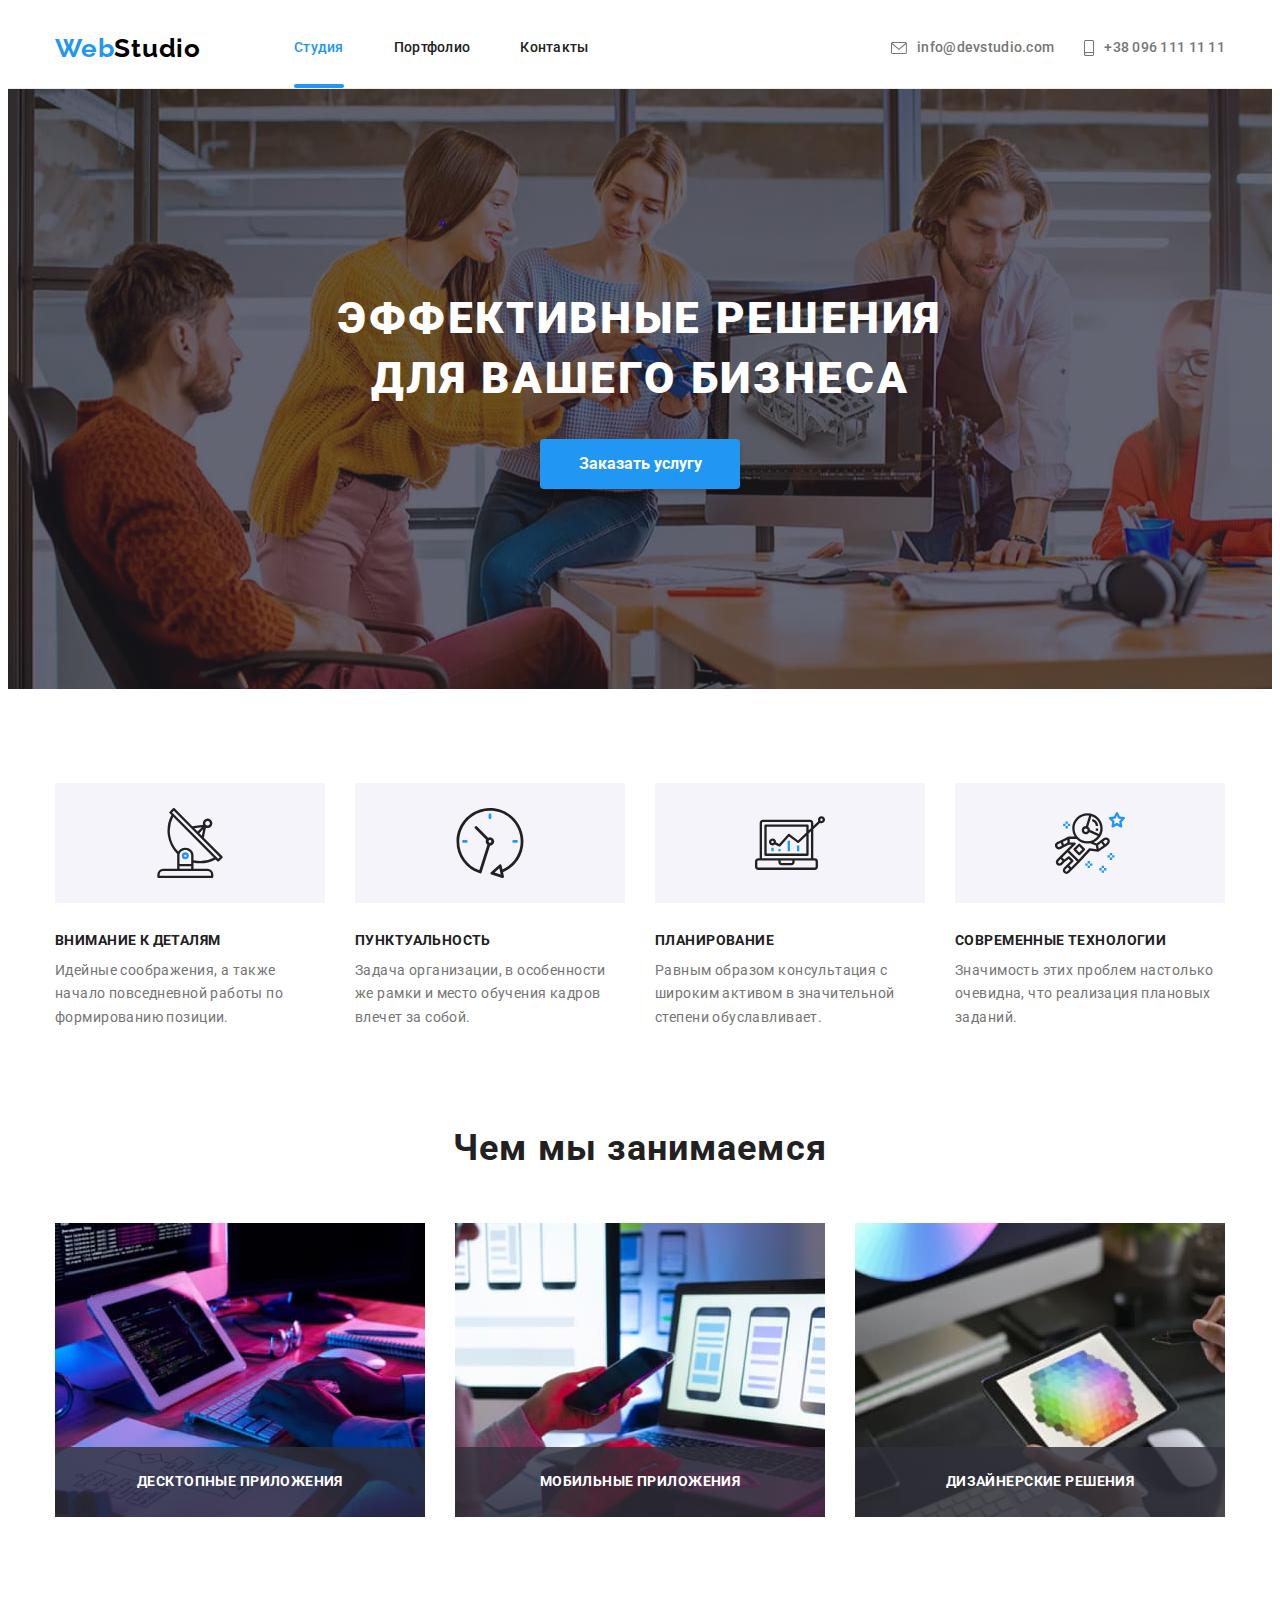
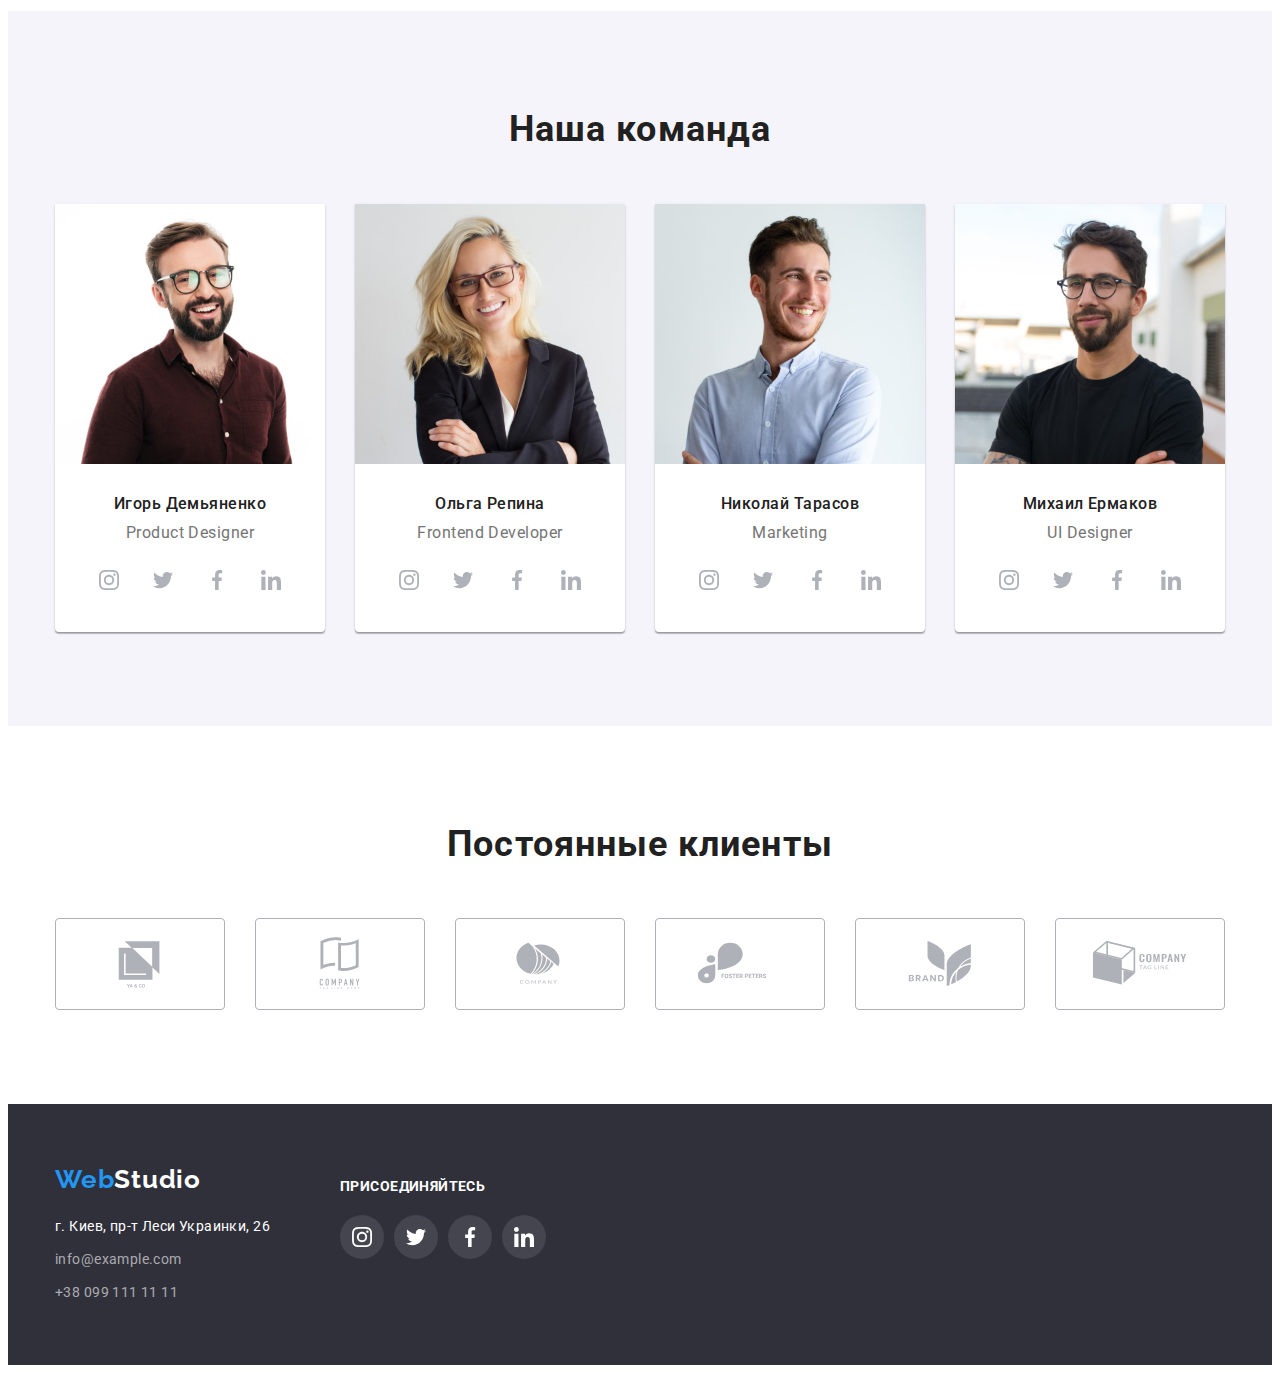
<file: index.html>
<!DOCTYPE html>
<html lang="ru">
<head>
  <meta charset="UTF-8">
  <meta http-equiv="X-UA-Compatible" content="IE=edge">
  <meta name="viewport" content="width=device-width, initial-scale=1.0">
  <title>WedStudio</title>
  <link rel="preconnect" href="https://fonts.googleapis.com">
  <link rel="preconnect" href="https://fonts.gstatic.com" crossorigin>
  <link href="https://fonts.googleapis.com/css2?family=Raleway:wght@700&family=Roboto:wght@400;500;700;900&display=swap"
    rel="stylesheet">
  <link rel="stylesheet" href="https://cdnjs.cloudflare.com/ajax/libs/modern-normalize/1.1.0/modern-normalize.min.css"
    integrity="sha512-wpPYUAdjBVSE4KJnH1VR1HeZfpl1ub8YT/NKx4PuQ5NmX2tKuGu6U/JRp5y+Y8XG2tV+wKQpNHVUX03MfMFn9Q=="
    crossorigin="anonymous" referrerpolicy="no-referrer" />
  <link rel="stylesheet" href="./css/styles.css">
</head>

<body>
  <header>
    <div class="container main-nav">
      <nav>
        <a href="index.html" class="logo header"><span class="accent">Web</span>Studio</a>

        <ul class="site-nav">
          <li class="item"><a class="current" href="index.html">Студия</a></li>
          <li class="item"><a href="portfolio.html">Портфолио</a></li>
          <li class="item"><a href="">Контакты</a></li>
        </ul>
      </nav>
      
      <ul class="contacts-header">
        <li class="item-contacts-header">
          <a class="contacts header" href="mailto:info@devstudio.com">
            <svg class="icon-contacts" width="16px" height="12px">
            <use href="./images/icons.svg#icon-envelope"></use>
          </svg>info@devstudio.com</a>
        </li>
        <li class="item-contacts-header">
          <a class="contacts header" href="tel:+380961111111">
            <svg class="icon-contacts" width="10px" height="16px">
              <use href="./images/icons.svg#icon-smartphone"></use>
            </svg>+38 096 111 11 11</a>
        </li>
      </ul>
    </div>
  </header>

  <main>
    <section class="container-hero section hero">
        <h1 class="hero-title">Эффективные решения для вашего бизнеса</h1>
        <button class="hero-button" type="button" data-modal-open>Заказать услугу</button>
    </section>

    <section class="section benefits">
      <div class="container benefits">
        <!-- Данный заголовок предполагается по смыслу в этой секции, но не должен отображаться на странице -->
        <h2 class="visually-hidden">Преимущества компании</h2>
        <ul class="benefits-items">
          <li class="item">
            <div class="icon-benefit">
              <svg width="70px" height="70px">
                <use href="./images/icons.svg#icon-antenna"></use>
              </svg>
            </div>
            <h3>Внимание к деталям</h3>
            <p>Идейные соображения, а также начало повседневной работы по формированию позиции.</p>
          </li>
          <li class="item">
            <div class="icon-benefit">
              <svg width="70px" height="70px">
                <use href="./images/icons.svg#icon-clock"></use>
              </svg>
            </div>
            <h3>Пунктуальность</h3>
            <p>Задача организации, в особенности же рамки и место обучения кадров влечет за собой.</p>
          </li>
          <li class="item">
            <div class="icon-benefit">
              <svg width="70px" height="70px">
                <use href="./images/icons.svg#icon-diagram"></use>
              </svg>
            </div>
            <h3>Планирование</h3>
            <p>Равным образом консультация с широким активом в значительной степени обуславливает.</p>
          </li>
          <li class="item">
            <div class="icon-benefit">
              <svg width="70px" height="70px">
                <use href="./images/icons.svg#icon-astronaut"></use>
              </svg>
            </div>
            <h3>Современные технологии</h3>
            <p>Значимость этих проблем настолько очевидна, что реализация плановых заданий.</p>
          </li>
        </ul>
      </div>
    </section>

    <section class="section services">
      <div class="container">
        <h2 class="services-title">Чем мы занимаемся</h2>
        <ul class="services-items">
          <li><div class="img-services-items">
              <img src="./images/box1.jpg" alt="box 1" width="370">
              <h3>Десктопные приложения</h3>
              </div>
          </li>
          <li><div class="img-services-items">
              <img src="./images/box2.jpg" alt="box 2" width="370">            
              <h3>Мобильные приложения</h3>
              </div>
          </li>
          <li><div class="img-services-items">
              <img src="./images/box3.jpg" alt="box 3" width="370">
              <h3>Дизайнерские решения</h3>
              </div>
          </li>
        </ul>
      </div>
    </section>

    <section class="section team">
      <div class="container team">
        <h2 class="team-title">Наша команда</h2>
        <ul class="team-items">
          <li class="team-item">
            <img src="./images/img-1-2.jpg" alt="Игорь Демьяненко" width="270">
            <h3>Игорь Демьяненко</h3>
            <p lang="en">Product Designer</p>
            <div>
              <ul class="social-networks">
                <li>
                  <a href="" class="item-social-networks">
                      <svg class="icon-instagram" width="20px" height="20px">
                        <use href="./images/icons.svg#icon-instagram"></use>
                      </svg>
                  </a>
                </li>
                <li>
                  <a href="" class="item-social-networks">
                    <svg class="icon-twitter" width="20px" height="20px">
                      <use href="./images/icons.svg#icon-twitter"></use>
                    </svg>
                  </a>
                </li>
                <li>
                  <a href="" class="item-social-networks">
                    <svg class="icon-facebook" width="20px" height="20px">
                      <use href="./images/icons.svg#icon-facebook"></use>
                    </svg>
                  </a>
                </li>
                <li>
                  <a href="" class="item-social-networks">
                    <svg class="icon-linkedin" width="20px" height="20px">
                      <use href="./images/icons.svg#icon-linkedin"></use>
                    </svg>
                  </a>
                </li>
              </ul>
            </div>
          </li>
          <li class="team-item">
            <img src="./images/img-2-2.jpg" alt="Ольга Репина" width="270">
            <h3>Ольга Репина</h3>
            <p lang="en">Frontend Developer</p>
            <div>
              <ul class="social-networks">
                <li>
                  <a href="" class="item-social-networks">
                    <svg class="icon-instagram" width="20px" height="20px">
                      <use href="./images/icons.svg#icon-instagram"></use>
                    </svg>
                  </a>
                </li>
                <li>
                  <a href="" class="item-social-networks">
                    <svg class="icon-twitter" width="20px" height="20px">
                      <use href="./images/icons.svg#icon-twitter"></use>
                    </svg>
                  </a>
                </li>
                <li>
                  <a href="" class="item-social-networks">
                    <svg class="icon-facebook" width="20px" height="20px">
                      <use href="./images/icons.svg#icon-facebook"></use>
                    </svg>
                  </a>
                </li>
                <li>
                  <a href="" class="item-social-networks">
                    <svg class="icon-linkedin" width="20px" height="20px">
                      <use href="./images/icons.svg#icon-linkedin"></use>
                    </svg>
                  </a>
                </li>
              </ul>
            </div>
          </li>
          <li class="team-item">
            <img src="./images/img-3-2.jpg" alt="Николай Тарасов" width="270">
            <h3>Николай Тарасов</h3>
            <p lang="en">Marketing</p>
            <div>
              <ul class="social-networks">
                <li>
                  <a href="" class="item-social-networks">
                    <svg class="icon-instagram" width="20px" height="20px">
                      <use href="./images/icons.svg#icon-instagram"></use>
                    </svg>
                  </a>
                </li>
                <li>
                  <a href="" class="item-social-networks">
                    <svg class="icon-twitter" width="20px" height="20px">
                      <use href="./images/icons.svg#icon-twitter"></use>
                    </svg>
                  </a>
                </li>
                <li>
                  <a href="" class="item-social-networks">
                    <svg class="icon-facebook" width="20px" height="20px">
                      <use href="./images/icons.svg#icon-facebook"></use>
                    </svg>
                  </a>
                </li>
                <li>
                  <a href="" class="item-social-networks">
                    <svg class="icon-linkedin" width="20px" height="20px">
                      <use href="./images/icons.svg#icon-linkedin"></use>
                    </svg>
                  </a>
                </li>
              </ul>
            </div>

          </li>
          <li class="team-item">
            <img src="./images/img-4-2.jpg" alt="Михаил Ермаков" width="270">
            <h3>Михаил Ермаков</h3>
            <p lang="en">UI Designer</p>
            <div>
              <ul class="social-networks">
                <li>
                  <a href="" class="item-social-networks">
                    <svg class="icon-instagram" width="20px" height="20px">
                      <use href="./images/icons.svg#icon-instagram"></use>
                    </svg>
                  </a>
                </li>
                <li>
                  <a href="" class="item-social-networks">
                    <svg class="icon-twitter" width="20px" height="20px">
                      <use href="./images/icons.svg#icon-twitter"></use>
                    </svg>
                  </a>
                </li>
                <li>
                  <a href="" class="item-social-networks">
                    <svg class="icon-facebook" width="20px" height="20px">
                      <use href="./images/icons.svg#icon-facebook"></use>
                    </svg>
                  </a>
                </li>
                <li>
                  <a href="" class="item-social-networks">
                    <svg class="icon-linkedin" width="20px" height="20px">
                      <use href="./images/icons.svg#icon-linkedin"></use>
                    </svg>
                  </a>
                </li>
              </ul>
            </div>
          </li>
        </ul>
      </div>
    </section>

    <section class="section clients">
      <div class="container container-clients">
        <h2 class="clients-title">Постоянные клиенты</h2>
        <div>
          <ul class="clients-examples">
            <li class="link-site">
              <a href="" class="clients-site">
                <svg class="icon-logo" width="106px" height="60px">
                  <use href="./images/icons.svg#icon-Logo1"></use>
                </svg>
              </a>
            </li>
            <li>
              <a href="" class="clients-site">
                <svg class="icon-logo" width="106px" height="60px">
                  <use href="./images/icons.svg#icon-Logo2"></use>
                </svg>
              </a>
            </li>
            <li>
              <a href="" class="clients-site">
                <svg class="icon-logo" width="106px" height="60px">
                  <use href="./images/icons.svg#icon-Logo3"></use>
                </svg>
              </a>
            </li>
            <li>
              <a href="" class="clients-site">
                <svg class="icon-logo" width="106px" height="60px">
                  <use href="./images/icons.svg#icon-Logo4"></use>
                </svg>
              </a>
            </li>
            <li>
              <a href="" class="clients-site">
                <svg class="icon-logo" width="106px" height="60px">
                  <use href="./images/icons.svg#icon-Logo5"></use>
                </svg>
              </a>
            </li>
            <li>
              <a href="" class="clients-site">
                <svg class="icon-logo" width="106px" height="60px">
                  <use href="./images/icons.svg#icon-Logo6"></use>
                </svg>
              </a>
            </li>
          </ul>
        </div>
      </div>
    </section>
  </main>

<footer>
  <div class="container container-footer">
    <div class="first-column-footer">
      <a href="index.html" class="logo footer"><span class="accent">Web</span>Studio</a>
      <address>
        <ul class="adress">
          <li class="item"><a class="physical-adress" href="https://goo.gl/maps/ggvvfQNQPUt9Vm6N6" target="_blank"
              rel="noopener noreferrer">г. Киев, пр-т Леси Украинки, 26</a></li>
          <li class="item"><a class="contacts footer" href="mailto:info@example.com">info@example.com</a></li>
          <li class="item"><a class="contacts footer" href="tel:+380991111111">+38 099 111 11 11</a></li>
        </ul>
      </address>
    </div>

    <div class="second-column-footer">
      <h3 class="title-second-column-footer">Присоединяйтесь</h3>
      <ul class="social-networks-footer">
        <li>
          <a href="" class="item-social-networks-footer">
            <svg class="icon-instagram" width="20px" height="20px">
              <use href="./images/icons.svg#icon-instagram"></use>
            </svg>
          </a>
        </li>
        <li>
          <a href="" class="item-social-networks-footer">
            <svg class="icon-twitter" width="20px" height="20px">
              <use href="./images/icons.svg#icon-twitter"></use>
            </svg>
          </a>
        </li>
        <li>
          <a href="" class="item-social-networks-footer">
            <svg class="icon-facebook" width="20px" height="20px">
              <use href="./images/icons.svg#icon-facebook"></use>
            </svg>
          </a>
        </li>
        <li>
          <a href="" class="item-social-networks-footer">
            <svg class="icon-linkedin" width="20px" height="20px">
              <use href="./images/icons.svg#icon-linkedin"></use>
            </svg>
          </a>
        </li>
      </ul>
    </div>
  </div>
</footer>

<div class="backdrop is-hidden" data-modal>
    <div class="modal">
        <button type="button" class="button-close" data-modal-close>
            <svg class="icon-close-black" width="18px" height="18px">
                <use href="./images/icons.svg#icon-close-black"></use>
            </svg>
        </button>
    </div>
</div>
<script src="./js/modal.js"></script>
</body>
</html>
</file>
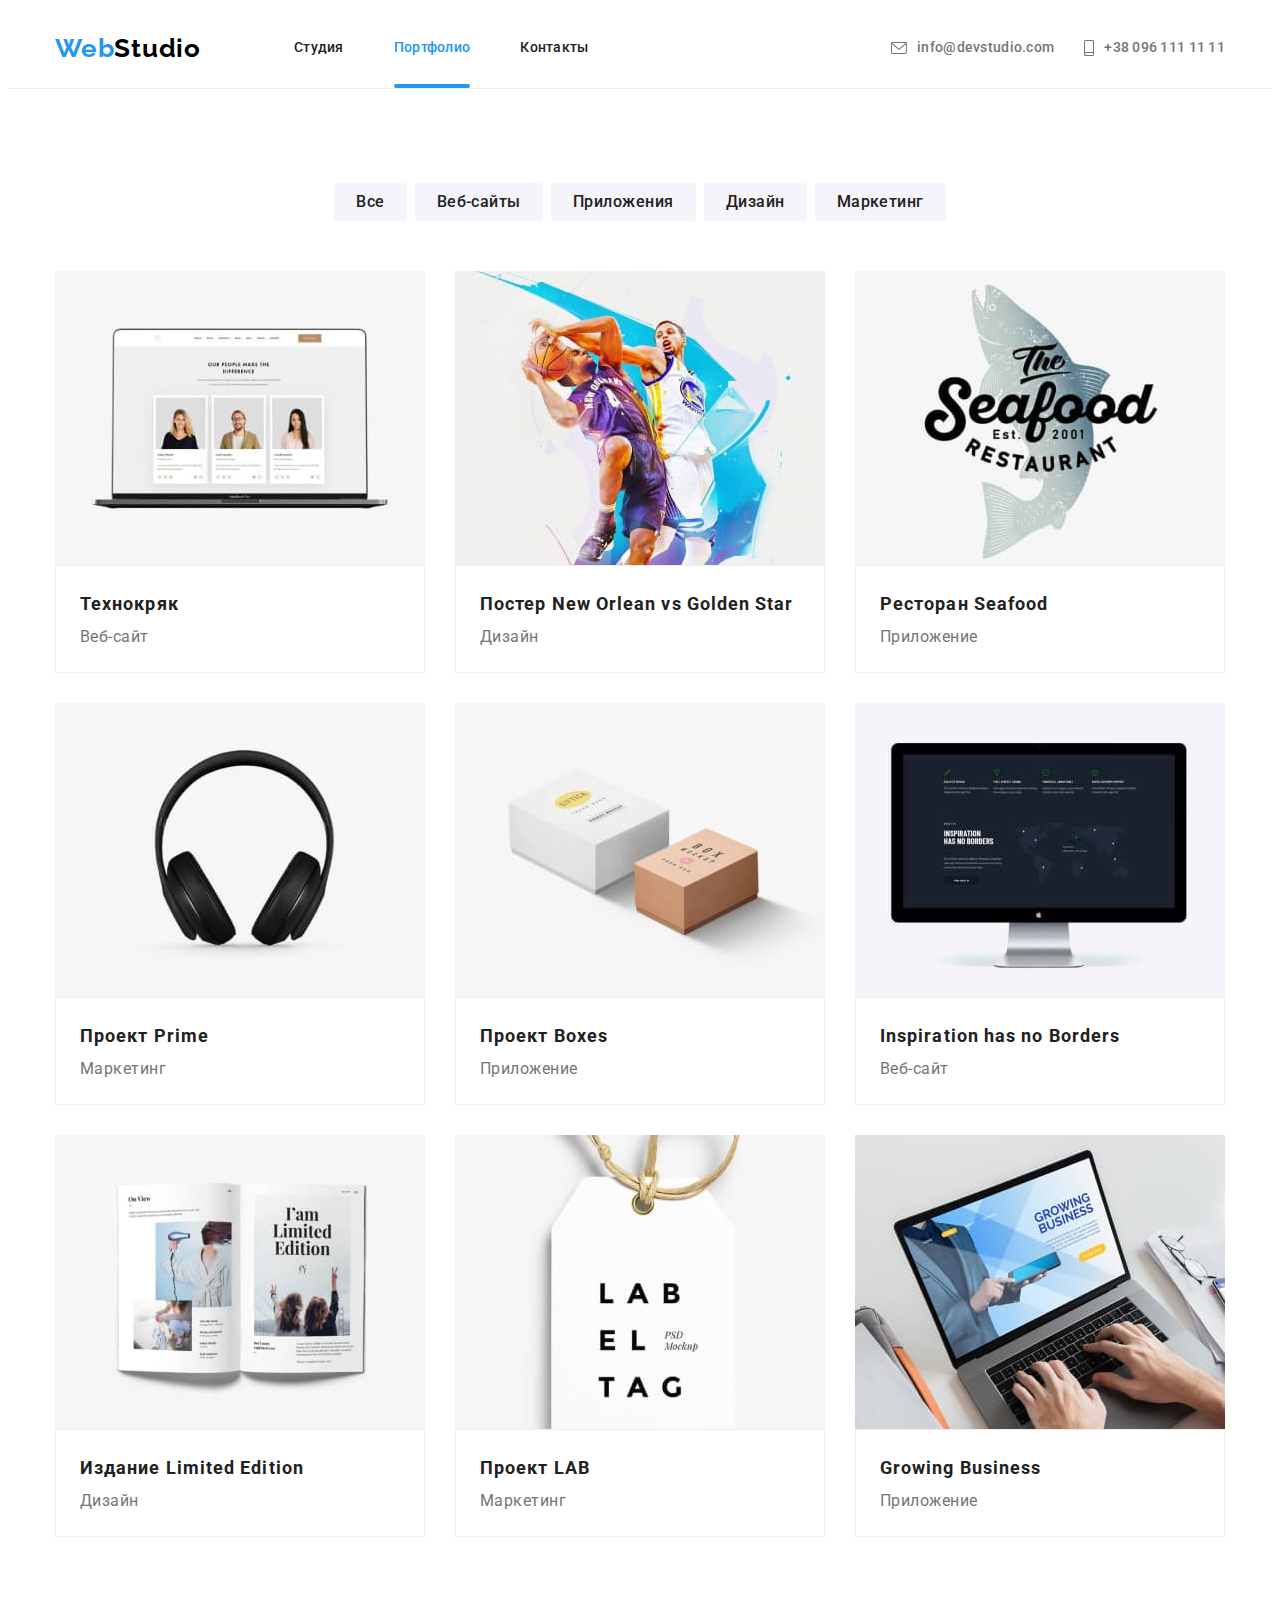
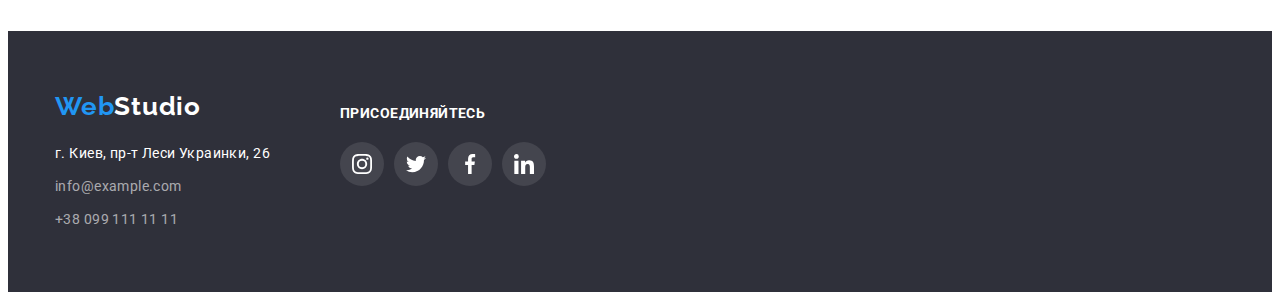
<file: portfolio.html>
<!DOCTYPE html>
<html lang="ru">
<head>
    <meta charset="UTF-8">
    <meta http-equiv="X-UA-Compatible" content="IE=edge">
    <meta name="viewport" content="width=device-width, initial-scale=1.0">
    <title>Portfolio_WedStudio</title>
    <link rel="preconnect" href="https://fonts.googleapis.com">
    <link rel="preconnect" href="https://fonts.gstatic.com" crossorigin>
    <link href="https://fonts.googleapis.com/css2?family=Raleway:wght@700&family=Roboto:wght@400;500;700;900&display=swap"
        rel="stylesheet">
    <link rel="stylesheet" href="https://cdnjs.cloudflare.com/ajax/libs/modern-normalize/1.1.0/modern-normalize.min.css"
        integrity="sha512-wpPYUAdjBVSE4KJnH1VR1HeZfpl1ub8YT/NKx4PuQ5NmX2tKuGu6U/JRp5y+Y8XG2tV+wKQpNHVUX03MfMFn9Q=="
        crossorigin="anonymous" referrerpolicy="no-referrer" />
    <link rel="stylesheet" href="./css/styles.css">
</head>

<body>

<header>
    <div class="container main-nav">
        <nav>
            <a href="index.html" class="logo header"><span class="accent">Web</span>Studio</a>

            <ul class="site-nav">
                <li class="item"><a href="index.html">Студия</a></li>
                <li class="item"><a class="current" href="portfolio.html">Портфолио</a></li>
                <li class="item"><a href="">Контакты</a></li>
            </ul>
        </nav>

        <ul class="contacts-header">
            <li class="item-contacts-header">
                <a class="contacts header" href="mailto:info@devstudio.com">
                    <svg class="icon-contacts" width="16px" height="12px">
                        <use href="./images/icons.svg#icon-envelope"></use>
                    </svg>info@devstudio.com</a>
            </li>
            <li class="item-contacts-header">
                <a class="contacts header" href="tel:+380961111111">
                    <svg class="icon-contacts" width="10px" height="16px">
                        <use href="./images/icons.svg#icon-smartphone"></use>
                    </svg>+38 096 111 11 11</a>
            </li>
        </ul>
    </div>
</header>

<main>
    <section class="section portfolio">
        <div class="container container-portfolio">
            <!-- Предполагаемый заголовок секции-->
            <h1 class="visually-hidden">Наши работы</h1>
            <ul class="work-types">
                <li><button class="button">Все</button></li>
                <li><button class="button">Веб-сайты</button></li>
                <li><button class="button">Приложения</button></li>
                <li><button class="button">Дизайн</button></li>
                <li><button class="button">Маркетинг</button></li>
            </ul>
        
            <ul class="work-examples">
                <li class="item">
                    <a href="">
                    <div class="card-wrap">
                        <img src="./images/img-5-2.jpg" alt="Пример созданного веб-сайта на мониторе ноутбука" width="370">
                        <div class="overlay">
                            <p>Ресурс предлагает комплексные предложения с разным уровнем функционала и сервисов. Все это позволит посетителю
                                получить исчерпывающие сведения <br> о компании или частном лице.</p>
                        </div>
                    </div>
                        <div class="caption">
                            <h2>Технокряк</h2>
                            <p>Веб-сайт</p>
                        </div>
                    </a>
                </li>
                <li class="item">
                    <a href="">
                    <div class="card-wrap">
                        <img src="./images/img-6-2.jpg" alt="Момент баскетбольной игры" width="370">
                        <div class="overlay">
                        <p>Ресурс предлагает комплексные предложения с разным уровнем функционала и сервисов. Все это позволит посетителю
                            получить исчерпывающие сведения <br> о компании или частном лице.</p>
                        </div>
                    </div>
                        <div class="caption">
                            <h2>Постер New Orlean vs Golden Star</h2>
                            <p>Дизайн</p>
                        </div>
                    </a>
                </li>
                <li class="item">
                    <a href="">
                    <div class="card-wrap">
                        <img src="./images/img-7-2.jpg" alt="Эмблема рыбного ресторана" width="370">
                        <div class="overlay">
                            <p>Ресурс предлагает комплексные предложения с разным уровнем функционала и сервисов. Все это позволит посетителю
                                получить исчерпывающие сведения <br> о компании или частном лице.</p>
                        </div>
                    </div>
                        <div class="caption">
                            <h2>Ресторан Seafood</h2>
                            <p>Приложение</p>
                        </div>
                    </a>
                </li>
                <li class="item">
                    <a href="">
                    <div class="card-wrap">
                        <img src="./images/img-8-2.jpg" alt="Наушники" width="370">
                        <div class="overlay">
                            <p>Ресурс предлагает комплексные предложения с разным уровнем функционала и сервисов. Все это позволит посетителю
                                получить исчерпывающие сведения <br> о компании или частном лице.</p>
                        </div>
                    </div>
                        <div class="caption">
                            <h2>Проект Prime</h2>
                            <p>Маркетинг</p>
                        </div>
                    </a>
                </li>
                <li class="item">
                    <a href="">
                    <div class="card-wrap">
                        <img src="./images/img-9-2.jpg" alt="Коробки" width="370">
                        <div class="overlay">
                            <p>Ресурс предлагает комплексные предложения с разным уровнем функционала и сервисов. Все это позволит посетителю
                                получить исчерпывающие сведения <br> о компании или частном лице.</p>
                        </div>
                    </div>
                        <div class="caption">
                            <h2>Проект Boxes</h2>
                            <p>Приложение</p>
                        </div>
                    </a>
                </li>
                <li class="item">
                    <a href="">
                    <div class="card-wrap">
                        <img src="./images/img-10-2.jpg" alt="Пример созданного веб-сайта на мониторе компьютера" width="370">
                        <div class="overlay">
                            <p>Ресурс предлагает комплексные предложения с разным уровнем функционала и сервисов. Все это позволит посетителю
                                получить исчерпывающие сведения <br> о компании или частном лице.</p>
                        </div>
                    </div>
                        <div class="caption">
                            <h2>Inspiration has no Borders</h2>
                            <p>Веб-сайт</p>
                        </div>
                    </a>
                </li>
                <li class="item">
                    <a href="">
                    <div class="card-wrap">
                        <img src="./images/img-11-2.jpg" alt="Открытый журнал" width="370">
                        <div class="overlay">
                            <p>Ресурс предлагает комплексные предложения с разным уровнем функционала и сервисов. Все это позволит посетителю
                                получить исчерпывающие сведения <br> о компании или частном лице.</p>
                        </div>
                    </div>
                        <div class="caption">
                            <h2>Издание Limited Edition</h2>
                            <p>Дизайн</p>
                        </div>
                    </a>
                </li>
                <li class="item">
                    <a href="">
                    <div class="card-wrap">
                        <img src="./images/img-12-2.jpg" alt="Бирка с логотипом компании" width="370">
                        <div class="overlay">
                            <p>Ресурс предлагает комплексные предложения с разным уровнем функционала и сервисов. Все это позволит посетителю
                                получить исчерпывающие сведения <br> о компании или частном лице.</p>
                        </div>
                    </div>
                        <div class="caption">
                            <h2>Проект LAB</h2>
                            <p>Маркетинг</p>
                        </div>
                    </a>
                </li>
                <li class="item">
                    <a href="">
                    <div class="card-wrap">
                        <img src="./images/img-13-2.jpg" alt="Пример созданного приложения на ноутбуке" width="370">
                        <div class="overlay">
                            <p>Ресурс предлагает комплексные предложения с разным уровнем функционала и сервисов. Все это позволит посетителю
                                получить исчерпывающие сведения <br> о компании или частном лице.</p>
                        </div>
                    </div>
                        <div class="caption">
                            <h2>Growing Business</h2>
                            <p>Приложение</p>
                        </div>
                    </a>
                </li>
            </ul>
        </div>
    </section>
        
</main>

<footer>
    <div class="container container-footer">
        <div class="first-column-footer">
        <a href="index.html" class="logo footer"><span class="accent">Web</span>Studio</a>
        <address>
            <ul class="adress">
                <li class="item"><a class="physical-adress" href="https://goo.gl/maps/ggvvfQNQPUt9Vm6N6" target="_blank"
                        rel="noopener noreferrer">г. Киев, пр-т Леси Украинки, 26</a></li>
                <li class="item"><a class="contacts footer" href="mailto:info@example.com">info@example.com</a></li>
                <li class="item"><a class="contacts footer" href="tel:+380991111111">+38 099 111 11 11</a></li>
            </ul>
        </address>
        </div>
    
        <div class="second-column-footer">
            <h3 class="title-second-column-footer">Присоединяйтесь</h3>
            <ul class="social-networks-footer">
                <li>
                    <a href="" class="item-social-networks-footer">
                        <svg class="icon-instagram" width="20px" height="20px">
                            <use href="./images/icons.svg#icon-instagram"></use>
                        </svg>
                    </a>
                </li>
                <li>
                    <a href="" class="item-social-networks-footer">
                        <svg class="icon-twitter" width="20px" height="20px">
                            <use href="./images/icons.svg#icon-twitter"></use>
                        </svg>
                    </a>
                </li>
                <li>
                    <a href="" class="item-social-networks-footer">
                        <svg class="icon-facebook" width="20px" height="20px">
                            <use href="./images/icons.svg#icon-facebook"></use>
                        </svg>
                    </a>
                </li>
                <li>
                    <a href="" class="item-social-networks-footer">
                        <svg class="icon-linkedin" width="20px" height="20px">
                            <use href="./images/icons.svg#icon-linkedin"></use>
                        </svg>
                    </a>
                </li>
            </ul>
        </div>
    </div>
</footer>

</body>
</html>
</file>
<file: css/styles.css>
/* Правила, применимые ко всему body  */
html {
    box-sizing: border-box;
}

*,
*::before,
*::after {
    box-sizing: inherit;
}

h1, h2, h3, h4, h5, h6, p {
    margin: 0;
}

ul {
    margin: 0;
    padding-left: 0;
    list-style-type: none;
}

.visually-hidden {
    position: absolute;
    white-space: nowrap;
    width: 1px;
    height: 1px;
    overflow: hidden;
    border: 0;
    padding: 0;
    clip: rect(0 0 0 0);
    clip-path: inset(50%);
    margin: -1px;
}

img {
    display: block;
    max-width: 100%;
    height: auto;
}

:root {
    --primary-text-color: #757575;
    --title-text-color: #212121;
    --secondary-text-color: #FFFFFF;
    --accent-color: #2196F3;
    --secondary-background-color: #2F303A;
    --color-logo-black: #000000;
    --color-contacts: #757575;
    --button-background-color: #F5F4FA;
    --color-border-bottom-header: #ECECEC;
    --color-of-svg: #AFB1B8;
}

body {
    font-family: Roboto, sans-serif;
    font-style: normal;
    font-weight: 400;
    font-size: 14px;
    line-height: 1.71;
    letter-spacing: 0.03em;

    color: var(--primary-text-color);
    background-color: var(--secondary-text-color);
}

h2 {
    font-weight: 700;
    font-size: 36px;
    line-height: 1.35;
    text-align: center;
    letter-spacing: 0.03em;

    color: var(--title-text-color);
}

button {
    font-family: inherit;
    cursor: pointer;
}

a {
    text-decoration: none;
}

.container {
    width: 1200px;
    margin: 0 auto;
    padding-left: 15px;
    padding-right: 15px;
    /*outline: 2px solid red;*/
}

.section {
    padding-top: 94px;
    padding-bottom: 94px;
}

/* Стилизация header  */
header {
    background-color: var(--secondary-text-colour);
    border-bottom: 1px solid var(--color-border-bottom-header);
}

nav {
    display: flex;
    align-items: center;
}

.main-nav {
    display: flex;
    align-items: center;
    padding-left: 15px;
    padding-right: 15px;
}

.logo {
    font-family: Raleway, sans-serif;
    font-weight: 700;
    font-size: 26px;
    line-height: 1.19;
    letter-spacing: 0.03em;

    color: var(--color-logo-black);
}

.logo.header {
    display: block;
}

.accent {
    color: var(--accent-color);
}

.site-nav {
    display: flex;
    margin-left: 93px;
}

.site-nav .item:not(:last-child) {
    margin-right: 50px;
}

.site-nav a {
    font-weight: 500;
    font-size: 14px;
    line-height: 1.14;
    letter-spacing: 0.02em;

    color: var(--title-text-color);

    transition: color 250ms cubic-bezier(0.4, 0, 0.2, 1);
}

.contacts-header {
    display: flex;
    margin-left: auto;
    align-items: center;
}

.contacts a {
    font-weight: 500;
    font-size: 14px;
    line-height: 1.14;
    letter-spacing: 0.02em;

    color: var(--color-contacts);
}

a.contacts.header {
    font-weight: 500;
    font-size: 14px;
    line-height: 1.14;
    letter-spacing: 0.02em;

    color: var(--primary-text-color);
    background-color: var(--secondary-text-color);

    transition: color 250ms cubic-bezier(0.4, 0, 0.2, 1);
}

.site-nav a:hover,
.site-nav a:focus,
a.contacts.header:hover,
a.contacts.header:focus,
a.current {
    color: var(--accent-color);
}

.site-nav .item {
    position: relative;

    padding-top: 28px;
    padding-bottom: 28px;
}

a.current::after {
    content: "";
    position: absolute;
    bottom: 0;
    left: 0;
    display: block;
    width: 100%;
    height: 4px;
        
    background: #2196F3;
    border-radius: 2px;
}

.contacts.header {
    display: flex; 
    align-items: center;  
}

.item-contacts-header:not(:last-child) {
    margin-right: 30px;
}

.icon-contacts {
    margin-right: 10px;
    fill: currentColor;
}


/* Стилизация footer  */
footer {
    background-color: var(--secondary-background-color);
    padding-top: 60px;
    padding-bottom: 60px;
}

.container-footer {
    display: flex;
}

.logo.footer {
    color: var(--secondary-text-color);
   
    display: block;
    margin-bottom: 20px;
}

.physical-adress {
    font-style: none;
    font-style: normal;

    color: var(--secondary-text-color);
}

a.contacts.footer {
    font-weight: 400;
    font-size: 14px;
    line-height: 1.71;
    letter-spacing: 0.03em;
    font-style: normal;

    color: rgba(255, 255, 255, 0.6);

    transition: color 250ms cubic-bezier(0.4, 0, 0.2, 1);
}
 
.adress .item:not(:last-child) {
    margin-bottom: 9px;
}


a.contacts.footer:hover,
a.contacts.footer:focus {
    color: var(--accent-color);
}

.title-second-column-footer {
    color: var(--secondary-text-color);
    font-weight: 700;
    font-size: 14px;
    line-height: 1.14;
    letter-spacing: 0.03em;
    text-transform: uppercase;
    margin-top: 15px;
}

.second-column-footer {
    width: 206px;
    height: 44px;
    margin-left: 70px;
}

.social-networks-footer {
    display: flex;
    justify-content: space-between;
    margin-top: 20px;
}

.item-social-networks-footer {
    display: flex;
    justify-content: center;
    align-items: center;
    width: 44px;
    height: 44px;
    
    background-color: rgba(255, 255, 255, 0.1);
    fill: var(--secondary-text-color);
    border-radius: 50%;

    transition: background-color 250ms cubic-bezier(0.4, 0, 0.2, 1);
}

.item-social-networks-footer:hover,
.item-social-networks-footer:focus {
    background-color: var(--accent-color);
    fill: var(--secondary-text-color);
    border-radius: 50%;
}

/* Стилизация main главной страницы */

/* Стилизация секции hero */
.hero {
    text-align: center;
    letter-spacing: 0.06em;

    padding-top: 200px;
    padding-bottom: 200px;

    background-color: var(--secondary-background-color);
    background-image: linear-gradient(to right, rgba(47, 48, 58, 0.4), rgba(47, 48, 58, 0.4)),
                      url("../images/background.jpg");                     
}

.container-hero {
    max-width: 1600px;
    margin-left: auto;
    margin-right: auto;
}

.hero-title {
    font-weight: 900;
    font-size: 44px;
    line-height: 1.36;
    text-transform: uppercase;

    margin: 0 auto 30px;
    text-align: center;
    letter-spacing: 0.06em;
    max-width: 696px;

    color: var(--secondary-text-color);
}

.hero-button {
    font-weight: 700;
    font-size: 16px;
    line-height: 1.88;
    display: inline-block;
    align-items: center;
    margin: 0 auto; 
    min-width: 200px;
    min-height: 50px;
    border-radius: 4px;
    border: transparent;
    
    color: var(--secondary-text-color);
    background-color: var(--accent-color);

    box-shadow: 0px 4px 4px rgba(0, 0, 0, 0.15);
}

/* Модальное окно */
.backdrop {
    position: fixed;
    top: 0;
    left: 0;
    width: 100%;
    height: 100%;
    background-color:rgba(0, 0, 0, 0.2);

    opacity: 1;
    transition: opacity 250ms cubic-bezier(0.4, 0, 0.2, 1), 
                visibility 250ms cubic-bezier(0.4, 0, 0.2, 1);
}

.is-hidden {
    opacity: 0;
    pointer-events: none;
    visibility: hidden;
}

.modal {
    position: absolute;
    position: relative;
    top: 50%;
    left: 50%;
    
    transform: translate(-50%, -50%);

    width: 528px;
    min-height: 581px;

    background-color: var(--secondary-text-color);
    box-shadow: 0px 1px 3px rgba(0, 0, 0, 0.12), 0px 1px 1px rgba(0, 0, 0, 0.14), 0px 2px 1px rgba(0, 0, 0, 0.2);
    border-radius: 4px;
}

.button-close {
    position: absolute;
    top: 14px;
    right: 14px;

    display: flex;
    justify-content: center;
    align-items: center;

    width: 30px;
    height: 30px;
    background-color: transparent;
    border: 1px solid rgba(0, 0, 0, 0.1);
    border-radius: 50%;
}

.icon-close-black {
    fill: var(--color-logo-black);
}

/* Стилизация секции benefits */
.benefits-items {
    display: flex;   
}

.benefits-items .item:not(:last-child) {
    margin-right: 30px;
}

.benefits-items .item {
    max-width: 270px;
}

.benefits h3 {
    font-weight: 700;
    font-size: 14px;
    line-height: 1.14;
    letter-spacing: 0.03em;
    text-transform: uppercase;
    margin-bottom: 10px;
    
    color: var(--title-text-color);
}

.benefits p {
    font-size: 14px;
    line-height: 1.71;
    letter-spacing: 0.03em;
}

.icon-benefit {
    width: 270px;
    height: 120px;

    display: flex;
    justify-content: center;
    align-items: center;

    background-color:var(--button-background-color);
    margin-bottom: 30px;
}

/* Стилизация секции services */
.section.services {
    padding-top: 0;
}

.services-items {
    display: flex;
    justify-content: space-between;
}

.services-title {
    margin-bottom: 50px;
}

.services-items h3 {
    font-weight: 700;
    font-size: 14px;
    line-height: 1.14;
    text-align: center;
    letter-spacing: 0.03em;
    text-transform: uppercase;
    
    color: var(--secondary-text-color);
    background: rgba(47, 48, 58, 0.8);
    
    display: flex;
    justify-content: center;
    align-items: center;
    width: 370px;
    height: 70px;

    position: absolute;
    bottom: 0;
}

.img-services-items {
    position: relative;
}


/* Стилизация секции team */
.section.team {
    background-color: var(--button-background-color);
}

.team-items {
    display: flex;
    justify-content: space-between;
}

.team-item {
    background-color: var(--secondary-text-color);
    text-align: center;
    padding-bottom: 30px;
    box-shadow: 0px 1px 3px rgba(0, 0, 0, 0.12), 0px 1px 1px rgba(0, 0, 0, 0.14), 0px 2px 1px rgba(0, 0, 0, 0.2);
    border-radius: 0px 0px 4px 4px;
}

.team-title {
    margin-bottom: 50px;
}

.team {
    font-weight: 500;
    font-size: 16px;
    line-height: 1.19;
    text-align: center;
    letter-spacing: 0.03em;
}

.team h3 { 
    font-weight: 500;
    font-size: 16px;
    line-height: 1.19;
    text-align: center;
    letter-spacing: 0.03em;
    margin: 30px auto 10px;

    color: var(--title-text-color);
}

.team p {
    font-weight: 400;
    font-size: 16px;
    line-height: 1.19;
    text-align: center;
    letter-spacing: 0.03em;
}

.social-networks {
    display: flex;
    justify-content: space-between;
    width: 206px;
    margin: 0 auto;
}

.item-social-networks {
    display: flex;
    justify-content: center;
    align-items: center;
    width: 44px;
    height: 44px;
    margin-top: 16px;
    
    background-color: transparent;
    fill: var(--color-of-svg);
    border-radius: 50%;

    transition: background-color 250ms cubic-bezier(0.4, 0, 0.2, 1),
                fill 250ms cubic-bezier(0.4, 0, 0.2, 1);
}

.item-social-networks:hover,
.item-social-networks:focus {
    background-color: var(--accent-color);
    fill: var( --secondary-text-color);
    border-radius: 50%;
}

/*Стилизация секции clients*/
.clients-examples {
    display: flex;
    justify-content: space-between;
    margin-top: 50px;
}

.clients-site {
    display: flex;
    justify-content: center;
    align-items: center;
    width: 170px;
    height: 92px;
    border: 1px solid rgba(175, 177, 184, 1);
    border-radius: 4px;

    transition: border 250ms cubic-bezier(0.4, 0, 0.2, 1);
}

.icon-logo {
    fill: var(--color-of-svg);
    
    transition: fill 250ms cubic-bezier(0.4, 0, 0.2, 1);
}

.clients-site:hover .icon-logo,
.clients-site:focus .icon-logo {
    fill: var(--accent-color);
}

.clients-site:hover,
.clients-site:focus {
    border: 1px solid var(--accent-color);
}

/* Стилизация страницы portfolio*/
.container-portfolio {
    min-width: 1170px;
}

.work-types {
    display: flex;
    justify-content: center;
    gap: 8px;
    margin-bottom: 50px;
}

.work-types .button {
    font-weight: 500;
    font-size: 16px;
    line-height: 1.62;
    text-align: center;
    letter-spacing: 0.03em;

    padding: 6px 22px;
    border: 0px;
    border-radius: 4px;
    
    color: var(--title-text-color);
    background-color: var(--button-background-color);
    box-shadow: none;

    transition: color 250ms cubic-bezier(0.4, 0, 0.2, 1),
                background-color 250ms cubic-bezier(0.4, 0, 0.2, 1),
                box-shadow 250ms cubic-bezier(0.4, 0, 0.2, 1);
}

.work-types .button:hover,
.work-types .button:focus {
    color: var(--secondary-text-color);
    background-color: var(--accent-color);
    box-shadow: 0px 3px 1px rgba(0, 0, 0, 0.1), 
                0px 1px 2px rgba(0, 0, 0, 0.08), 
                0px 2px 2px rgba(0, 0, 0, 0.12);
}

.work-examples {
    display: flex;
    flex-wrap: wrap;
    gap: 30px;
}

.work-examples h2 {
    font-weight: 700;
    font-size: 18px;
    line-height: 2;
    letter-spacing: 0.06em;
    text-align: start;
    
    color: var(--title-text-color);
}

.caption {
    padding: 20px 24px;
    background-color: var(--secondary-text-color);
    border: 1px solid #EEEEEE;
}

.work-examples p {
    font-size: 16px;
    line-height: 1.88;
    letter-spacing: 0.03em;
    
    color: var(--primary-text-color);
}

.work-examples .item {
    box-shadow: none;
    transition: box-shadow 250ms cubic-bezier(0.4, 0, 0.2, 1);
}

.work-examples .item:hover {
    box-shadow: 0px 1px 1px rgba(0, 0, 0, 0.12), 
                0px 4px 4px rgba(0, 0, 0, 0.06), 
                1px 4px 6px rgba(0, 0, 0, 0.16);
}

.card-wrap {
    position: relative;
    overflow: hidden;
}

.work-examples .item:hover .overlay{
    transform: translateY(-100%);
}

.overlay {
    position: absolute;
    transform: translateY(0);
    transition: transform 250ms cubic-bezier(0.4, 0, 0.2, 1);
    overflow: auto;
    
    display: block;
    width: 370px;
    height: 294px;
    padding: 63px 24px;

    background: rgba(33, 150, 243, 0.9);  
}

.overlay p {
    font-style: normal;
    font-weight: 400;
    font-size: 18px;
    line-height: 1.56;
    letter-spacing: 0.03em;

    color: var(--secondary-text-color);

}
</file>
